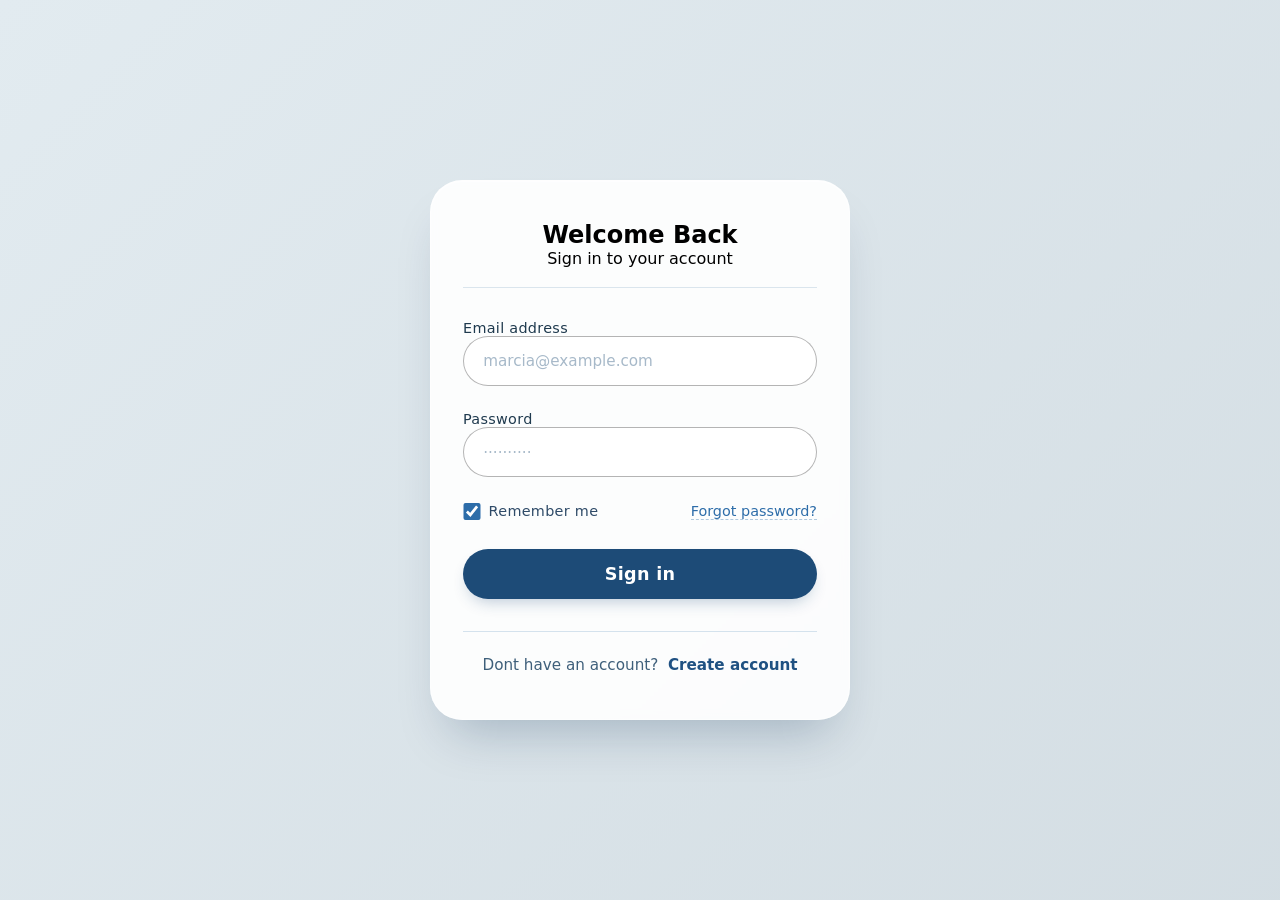
<file: index.html>
<!doctype html>
<html lang="en">
  <head>
    <meta charset="UTF-8" />
    <meta name="viewport" content="width=device-width, initial-scale=1.0" />
    <title>VTSA · Login</title>
    <link rel="stylesheet" href="style.css" />
  </head>
  <body class="login-page">
    <div class="login-card">
      <h2>Welcome Back</h2>
      <div class="sub-head">Sign in to your account</div>

      <form action="login.php" method="POST">
        <div class="form-group">
          <label for="email">Email address</label>
          <input
            type="email"
            id="email"
            name="email"
            placeholder="marcia@example.com"
            required
          />
        </div>

        <div class="form-group">
          <label for="password">Password</label>
          <input
            type="password"
            id="password"
            name="password"
            placeholder="··········"
            required
          />
        </div>

        <div class="row-flex">
          <div class="checkbox">
            <input type="checkbox" id="remember" name="remember" checked />
            <label for="remember">Remember me</label>
          </div>
          <a
            href="#"
            class="forgot-link"
            onclick="
              alert('✉️ (demo) password reset link would be sent.');
              return false;
            "
            >Forgot password?</a
          >
        </div>

        <button type="submit" class="login-btn">Sign in</button>

        <div class="signup-message">
          Dont have an account? <a href="register.html">Create account</a>
        </div>
      </form>
    </div>
  </body>
</html>
</file>
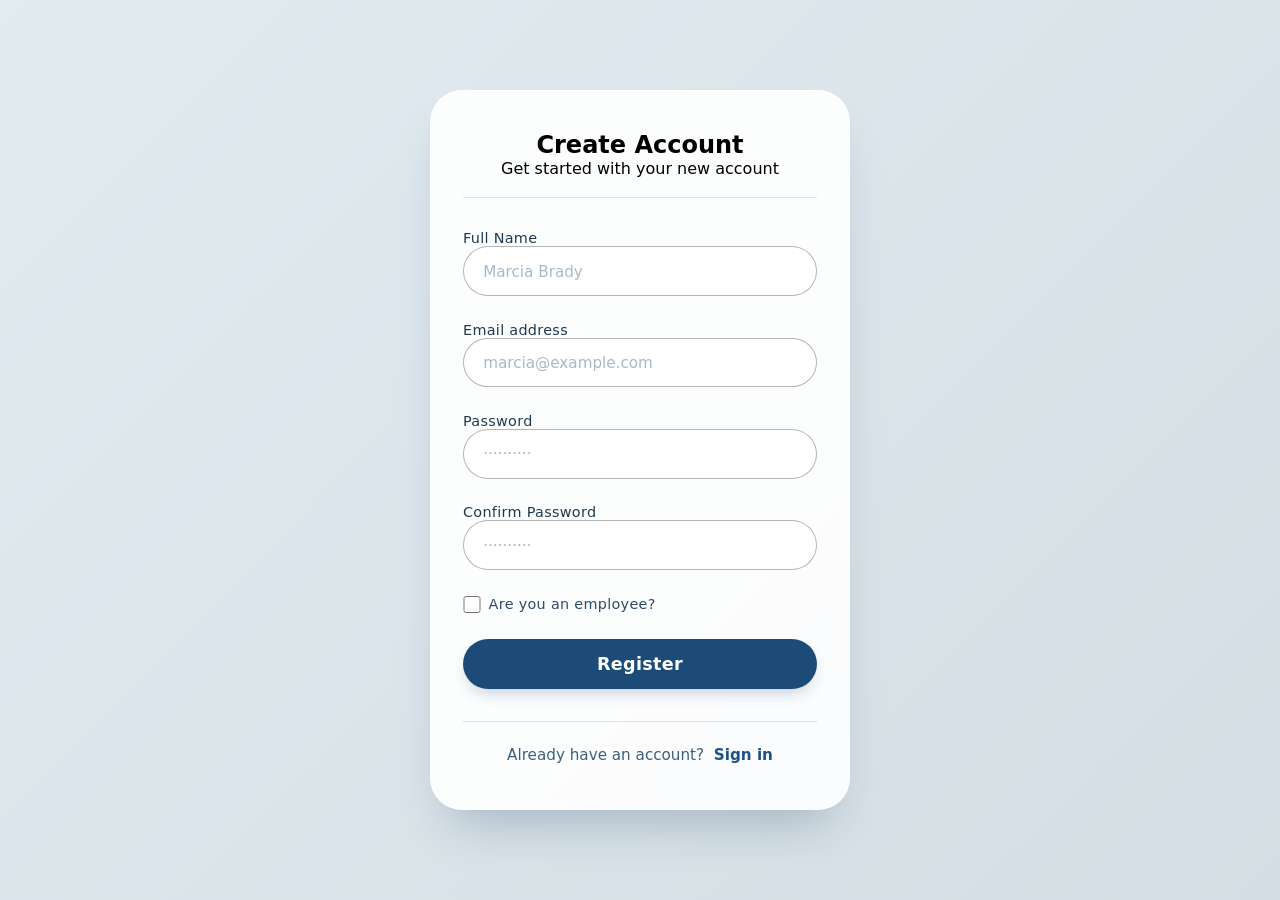
<file: register.html>
<!doctype html>
<html lang="en">
  <head>
    <meta charset="UTF-8" />
    <meta name="viewport" content="width=device-width, initial-scale=1.0" />
    <title>VTSA · Create Account</title>
    <link rel="stylesheet" href="style.css" />
  </head>
  <body class="login-page">
    <div class="login-card">
      <h2>Create Account</h2>
      <div class="sub-head">Get started with your new account</div>

      <form action="register.php" method="POST" enctype="multipart/form-data">
        <div class="form-group">
          <label for="fullname">Full Name</label>
          <input
            type="text"
            id="fullname"
            name="fullname"
            placeholder="Marcia Brady"
            required
          />
        </div>

        <div class="form-group">
          <label for="email">Email address</label>
          <input
            type="email"
            id="email"
            name="email"
            placeholder="marcia@example.com"
            required
          />
        </div>

        <div class="form-group">
          <label for="password">Password</label>
          <input
            type="password"
            id="password"
            name="password"
            placeholder="··········"
            required
          />
        </div>

        <div class="form-group">
          <label for="confirm-password">Confirm Password</label>
          <input
            type="password"
            id="confirm-password"
            name="confirm-password"
            placeholder="··········"
            required
          />
        </div>

        <div class="form-group">
          <div class="checkbox">
            <input type="checkbox" id="is-employee" name="is-employee" />
            <label for="is-employee">Are you an employee?</label>
          </div>
        </div>

        <div class="form-group" id="position-group" style="display: none">
          <label for="employee-position">Position</label>
          <input
            type="text"
            id="employee-position"
            name="employee-position"
            readonly
          />
        </div>

        <div class="form-group" id="employee-id-group" style="display: none">
          <label for="employee-id">Employee ID</label>
          <input
            type="text"
            id="employee-id"
            name="employee-id"
            placeholder="e.g., 12345"
          />
        </div>

        <div class="form-group" id="e-signature-group" style="display: none">
          <label for="e-signature">Upload E-Signature</label>
          <input
            type="file"
            id="e-signature"
            name="e-signature"
            accept="image/png, image/jpeg"
          />
        </div>

        <button type="submit" class="login-btn">Register</button>

        <div class="signup-message">
          Already have an account? <a href="index.html">Sign in</a>
        </div>
      </form>
    </div>

    <!-- Position Selection Modal -->
    <div id="position-modal" class="modal-overlay">
      <div class="modal-content">
        <h3>Select Your Position</h3>
        <div class="form-group">
          <select
            id="position-select"
            style="
              width: 100%;
              padding: 10px;
              border-radius: 5px;
              border: 1px solid #ccc;
            "
          >
            <option value="">-- Select Position --</option>
            <option value="Admin Staff">Admin Staff</option>
            <option value="Technician">Technician</option>
            <option value="Manager">Manager</option>
            <option value="Sales Officer">Sales Officer</option>
          </select>
        </div>
        <div class="modal-actions">
          <button
            type="button"
            id="confirm-position"
            class="btn btn-primary"
            style="padding: 8px 20px"
          >
            Confirm
          </button>
          <button
            type="button"
            id="cancel-position"
            class="btn btn-secondary"
            style="padding: 8px 20px"
          >
            Cancel
          </button>
        </div>
      </div>
    </div>

    <script src="script.js"></script>
  </body>
</html>
</file>
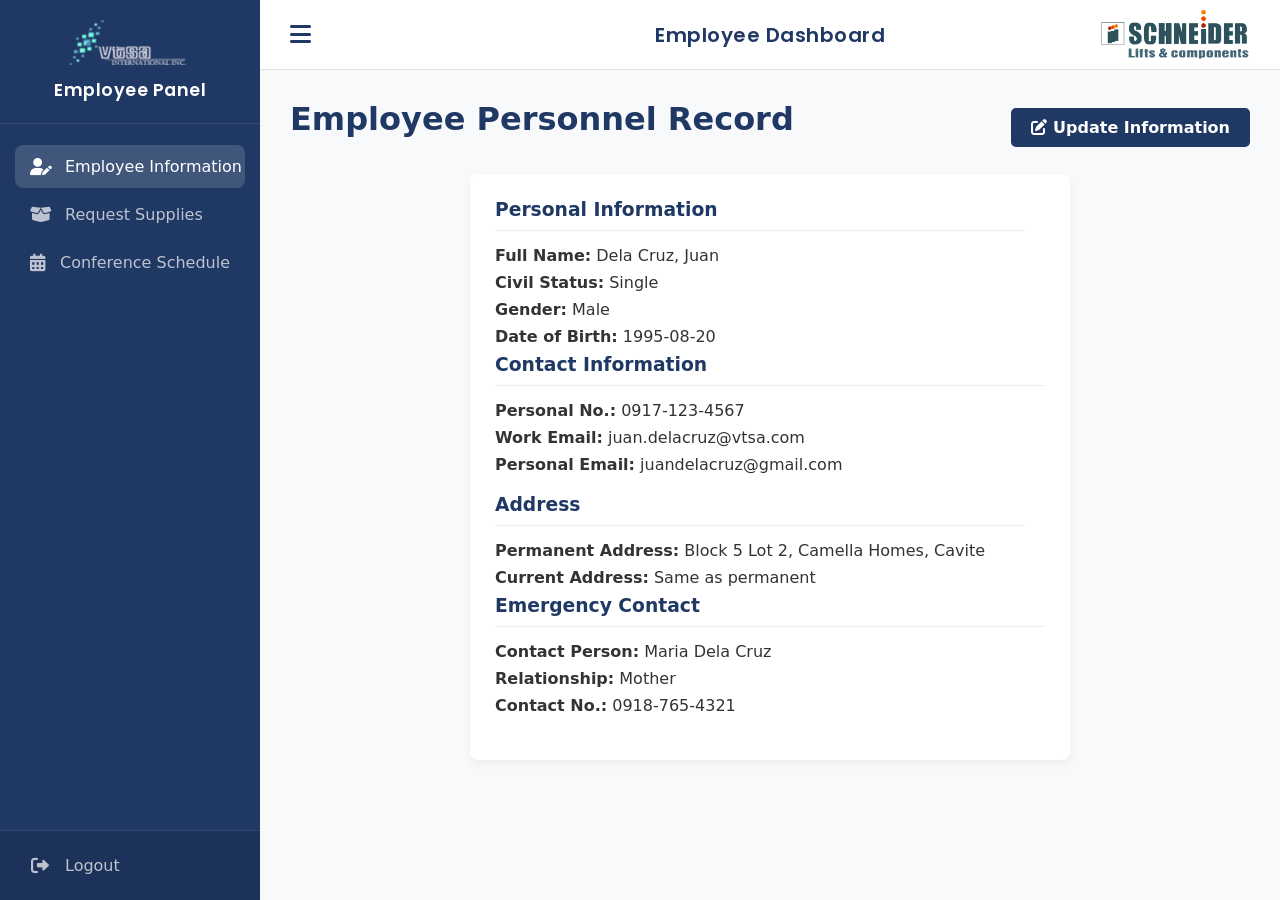
<file: employee_page/employee_dashboard.html>
<!doctype html>
<html lang="en">
  <head>
    <meta charset="UTF-8" />
    <meta name="viewport" content="width=device-width, initial-scale=1.0" />
    <title>Employee Dashboard</title>
    <link rel="stylesheet" href="style.css" />
    <link
      rel="stylesheet"
      href="https://cdnjs.cloudflare.com/ajax/libs/font-awesome/6.0.0-beta3/css/all.min.css"
    />
  </head>
  <body class="dashboard-page">
    <aside class="sidebar">
      <div class="sidebar-header">
        <a href="#home" class="logo">
          <img src="../applicant_page/images/vtsa_white.png" alt="VTSA Logo" />
        </a>
        <div class="sidebar-title">Employee Panel</div>
      </div>
      <nav class="sidebar-nav">
        <ul>
          <li>
            <a href="#profile" class="nav-link active"
              ><i class="fas fa-user-edit"></i>
              <span>Employee Information</span></a
            >
          </li>
          <li>
            <a href="#request" class="nav-link"
              ><i class="fas fa-box-open"></i> <span>Request Supplies</span></a
            >
          </li>
          <li>
            <a href="#conference" class="nav-link"
              ><i class="fas fa-calendar-alt"></i>
              <span>Conference Schedule</span></a
            >
          </li>
        </ul>
      </nav>
      <div class="sidebar-footer">
        <ul>
          <li>
            <a href="login.html"
              ><i class="fas fa-sign-out-alt"></i> <span>Logout</span></a
            >
          </li>
        </ul>
      </div>
    </aside>
    <div class="main-container">
      <header class="top-bar">
        <button id="sidebar-toggle" class="sidebar-toggle-btn">
          <i class="fas fa-bars"></i>
        </button>
        <div class="top-bar-title">Employee Dashboard</div>
        <img
          src="../applicant_page/images/logo2.png"
          alt="Logo"
          class="header-logo"
        />
      </header>
      <main class="main-content">
        <!-- Profile/Information Update Section -->
        <section id="profile" class="dashboard-section">
          <div class="section-header">
            <h1>Employee Personnel Record</h1>
            <button id="open-update-modal" class="btn btn-primary">
              <i class="fas fa-edit"></i> Update Information
            </button>
          </div>

          <div class="profile-info-wrapper" style="margin-top: 20px">
            <div
              class="row-flex"
              style="align-items: flex-start; margin-bottom: 20px"
            >
              <div style="flex: 1; padding-right: 20px">
                <h3
                  style="
                    color: var(--primary-color);
                    border-bottom: 1px solid #eee;
                    padding-bottom: 10px;
                    margin-bottom: 15px;
                  "
                >
                  Personal Information
                </h3>
                <p style="margin-bottom: 8px">
                  <strong>Full Name:</strong> Dela Cruz, Juan
                </p>
                <p style="margin-bottom: 8px">
                  <strong>Civil Status:</strong> Single
                </p>
                <p style="margin-bottom: 8px"><strong>Gender:</strong> Male</p>
                <p style="margin-bottom: 8px">
                  <strong>Date of Birth:</strong> 1995-08-20
                </p>
              </div>
              <div style="flex: 1">
                <h3
                  style="
                    color: var(--primary-color);
                    border-bottom: 1px solid #eee;
                    padding-bottom: 10px;
                    margin-bottom: 15px;
                  "
                >
                  Contact Information
                </h3>
                <p style="margin-bottom: 8px">
                  <strong>Personal No.:</strong> 0917-123-4567
                </p>
                <p style="margin-bottom: 8px">
                  <strong>Work Email:</strong> juan.delacruz@vtsa.com
                </p>
                <p style="margin-bottom: 8px">
                  <strong>Personal Email:</strong> juandelacruz@gmail.com
                </p>
              </div>
            </div>

            <div
              class="row-flex"
              style="align-items: flex-start; margin-bottom: 20px"
            >
              <div style="flex: 1; padding-right: 20px">
                <h3
                  style="
                    color: var(--primary-color);
                    border-bottom: 1px solid #eee;
                    padding-bottom: 10px;
                    margin-bottom: 15px;
                  "
                >
                  Address
                </h3>
                <p style="margin-bottom: 8px">
                  <strong>Permanent Address:</strong> Block 5 Lot 2, Camella
                  Homes, Cavite
                </p>
                <p style="margin-bottom: 8px">
                  <strong>Current Address:</strong> Same as permanent
                </p>
              </div>
              <div style="flex: 1">
                <h3
                  style="
                    color: var(--primary-color);
                    border-bottom: 1px solid #eee;
                    padding-bottom: 10px;
                    margin-bottom: 15px;
                  "
                >
                  Emergency Contact
                </h3>
                <p style="margin-bottom: 8px">
                  <strong>Contact Person:</strong> Maria Dela Cruz
                </p>
                <p style="margin-bottom: 8px">
                  <strong>Relationship:</strong> Mother
                </p>
                <p style="margin-bottom: 8px">
                  <strong>Contact No.:</strong> 0918-765-4321
                </p>
              </div>
            </div>
          </div>
        </section>

        <!-- Request Supplies Section -->
        <section id="request" class="dashboard-section">
          <div class="profile-info-wrapper">
            <!-- Dropdown to select form -->
            <div
              class="form-group"
              style="
                border-bottom: 1px solid var(--border-color);
                padding-bottom: 1.5rem;
                margin-bottom: 1.5rem;
              "
            >
              <label for="request_type_select">Request Type</label>
              <select id="request_type_select" name="request_type_select">
                <option value="bond_paper">Request Bond Paper</option>
                <option value="other_supplies">
                  Request Other Office Supplies
                </option>
              </select>
            </div>

            <!-- Bond Paper Form Container -->
            <div id="bond_paper_form_container">
              <h2
                class="centered-header"
                style="margin-bottom: 1.5rem; font-size: 1.5rem"
              >
                Request Bond Paper
              </h2>
              <form
                onsubmit="
                  event.preventDefault();
                  alert('Bond paper request submitted successfully!');
                "
              >
                <div class="form-group">
                  <label for="paper_size">Paper Size</label>
                  <select id="paper_size" name="paper_size" required>
                    <option value="">-- Select Size --</option>
                    <option value="A4">A4</option>
                    <option value="Long">Long (8.5" x 13")</option>
                  </select>
                </div>
                <div class="form-group">
                  <label for="paper_quantity">Quantity (in reams)</label>
                  <input
                    type="number"
                    id="paper_quantity"
                    name="paper_quantity"
                    min="1"
                    value="1"
                    required
                  />
                </div>
                <div class="form-group">
                  <label for="paper_department">Department</label>
                  <input
                    type="text"
                    id="paper_department"
                    name="paper_department"
                    placeholder="e.g. HR, Engineering, Sales"
                    required
                  />
                </div>
                <div class="form-actions">
                  <button type="submit" class="btn btn-primary">
                    Submit Paper Request
                  </button>
                </div>
              </form>
            </div>

            <!-- Other Supplies Form Container (hidden by default) -->
            <div id="other_supplies_form_container" style="display: none">
              <h2
                class="centered-header"
                style="margin-bottom: 1.5rem; font-size: 1.5rem"
              >
                Request Other Office Supplies
              </h2>
              <form
                onsubmit="
                  event.preventDefault();
                  alert('General supply request submitted successfully!');
                "
              >
                <div class="form-group">
                  <label for="item_name">Item Name</label>
                  <input
                    type="text"
                    id="item_name"
                    name="item_name"
                    placeholder="e.g. Stapler, Ballpen, Ink Cartridge"
                    required
                  />
                </div>
                <div class="form-group">
                  <label for="quantity">Quantity</label>
                  <input
                    type="number"
                    id="quantity"
                    name="quantity"
                    min="1"
                    value="1"
                    required
                  />
                </div>
                <div class="form-group">
                  <label for="employee_name">Employee Name</label>
                  <input
                    type="text"
                    id="employee_name"
                    name="employee_name"
                    placeholder="Enter your full name"
                    required
                  />
                </div>
                <div class="form-actions">
                  <button type="submit" class="btn btn-primary">
                    Submit Request
                  </button>
                </div>
              </form>
            </div>
          </div>
        </section>

        <!-- Conference Schedule Section -->
        <section id="conference" class="dashboard-section">
          <div class="profile-info-wrapper">
            <h1 class="centered-header">Book Conference Hall</h1>
            <p class="centered-header-description">
              Check availability and schedule your meeting.
            </p>

            <form
              onsubmit="
                event.preventDefault();
                alert('Booking request submitted to Admin!');
              "
            >
              <div class="form-group">
                <label for="department_name">Department Name</label>
                <input
                  type="text"
                  id="department_name"
                  name="department_name"
                  placeholder="e.g. Marketing"
                  required
                />
              </div>
              <div class="form-group">
                <label for="booking_date">Date</label>
                <input
                  type="date"
                  id="booking_date"
                  name="booking_date"
                  required
                />
              </div>
              <div style="display: flex; gap: 15px">
                <div class="form-group" style="flex: 1">
                  <label for="start_time">Start Time</label>
                  <input
                    type="time"
                    id="start_time"
                    name="start_time"
                    required
                  />
                </div>
                <div class="form-group" style="flex: 1">
                  <label for="end_time">End Time</label>
                  <input type="time" id="end_time" name="end_time" required />
                </div>
              </div>
              <div class="form-actions">
                <button type="submit" class="btn btn-primary">
                  Submit Booking
                </button>
              </div>
            </form>
          </div>
        </section>
      </main>
    </div>

    <!-- Update Information Modal -->
    <div id="update-modal" class="modal-overlay">
      <div
        class="modal-content"
        style="
          max-width: 800px;
          text-align: left;
          max-height: 90vh;
          overflow-y: auto;
        "
      >
        <div class="section-header" style="margin-bottom: 20px">
          <h2>Update Information</h2>
          <button
            type="button"
            id="close-update-modal"
            style="
              background: none;
              border: none;
              font-size: 1.5rem;
              cursor: pointer;
            "
          >
            &times;
          </button>
        </div>
        <form
          id="employee-form"
          onsubmit="
            event.preventDefault();
            alert('Form submitted for review!');
          "
          novalidate
        >
          <input type="hidden" name="employee_id" value="1" />

          <fieldset>
            <legend>Personal Information</legend>
            <div class="form-group">
              <label for="surname">Surname</label
              ><input type="text" id="surname" name="surname" required />
            </div>
            <div class="form-group">
              <label for="first_name">First Name</label
              ><input type="text" id="first_name" name="first_name" required />
            </div>
            <div class="form-group">
              <label for="middle_name">Middle Name (Optional)</label
              ><input type="text" id="middle_name" name="middle_name" />
            </div>
            <div class="form-group">
              <label for="civil_status">Civil Status</label>
              <select id="civil_status" name="civil_status" required>
                <option value="">-- Select --</option>
                <option value="Single">Single</option>
                <option value="Married">Married</option>
                <option value="Widowed">Widowed</option>
                <option value="Separated">Separated</option>
              </select>
            </div>
            <div class="form-group">
              <label for="gender">Gender</label>
              <select id="gender" name="gender" required>
                <option value="">-- Select --</option>
                <option value="Male">Male</option>
                <option value="Female">Female</option>
              </select>
            </div>
            <div class="form-group">
              <label for="birth_date">Date of Birth</label>
              <input type="date" id="birth_date" name="birth_date" required />
            </div>
          </fieldset>

          <fieldset>
            <legend>Address Information</legend>
            <div class="form-group">
              <label for="permanent_address">Permanent Address</label
              ><textarea
                id="permanent_address"
                name="permanent_address"
                rows="3"
                required
              ></textarea>
            </div>
            <div class="form-group radio-group">
              <label>Is your current address your permanent address?</label>
              <div>
                <input
                  type="radio"
                  id="is_permanent_yes"
                  name="is_address_permanent"
                  value="yes"
                  checked
                /><label for="is_permanent_yes">Yes</label>
              </div>
              <div>
                <input
                  type="radio"
                  id="is_permanent_no"
                  name="is_address_permanent"
                  value="no"
                /><label for="is_permanent_no">No</label>
              </div>
            </div>
            <div
              class="form-group"
              id="current_address_group"
              style="display: none"
            >
              <label for="current_address">Current Address</label
              ><textarea
                id="current_address"
                name="current_address"
                rows="3"
              ></textarea>
            </div>
          </fieldset>

          <fieldset>
            <legend>Contact Information</legend>
            <div class="form-group">
              <label for="contact_number">Active Personal Contact Number</label
              ><input
                type="tel"
                id="contact_number"
                name="contact_number"
                required
                placeholder="e.g., 09171234567"
              />
            </div>
            <div class="form-group">
              <label for="other_contact_number"
                >Other Contact Number (Optional)</label
              ><input
                type="tel"
                id="other_contact_number"
                name="other_contact_number"
                placeholder="e.g., 09181234567"
              />
            </div>
            <div class="form-group">
              <label for="personal_email">Updated Personal Email Address</label
              ><input
                type="email"
                id="personal_email"
                name="personal_email"
                required
                placeholder="e.g., name@example.com"
              />
            </div>
            <div class="form-group">
              <label for="work_email">Work Email Address</label
              ><input
                type="email"
                id="work_email"
                name="work_email"
                placeholder="e.g., name@vtsa.com"
              />
            </div>
          </fieldset>

          <fieldset>
            <legend>Emergency Contact</legend>
            <div class="form-group">
              <label for="emergency_contact_person"
                >Emergency Contact Person</label
              ><input
                type="text"
                id="emergency_contact_person"
                name="emergency_contact_person"
                required
              />
            </div>
            <div class="form-group">
              <label for="emergency_contact_relationship">Relationship</label
              ><input
                type="text"
                id="emergency_contact_relationship"
                name="emergency_contact_relationship"
                required
                placeholder="e.g., Spouse, Parent, Sibling"
              />
            </div>
            <div class="form-group">
              <label for="emergency_contact_number"
                >Emergency Contact Number</label
              ><input
                type="tel"
                id="emergency_contact_number"
                name="emergency_contact_number"
                required
              />
            </div>
          </fieldset>

          <fieldset>
            <legend>Legal Agreements</legend>
            <div class="form-group checkbox-group">
              <input
                type="checkbox"
                id="data_privacy_consent"
                name="data_privacy_consent"
                required
              />
              <label for="data_privacy_consent"
                >I consent to the collection and processing of my personal data
                in accordance with the Data Privacy Act.</label
              >
            </div>
            <div class="form-group checkbox-group">
              <input
                type="checkbox"
                id="declaration"
                name="declaration"
                requiredssss
              />
              <label for="declaration"
                >I declare that the information I have provided is true,
                correct, and complete to the best of my knowledge.</label
              >
            </div>
          </fieldset>

          <div class="form-buttons">
            <button type="submit" class="btn btn-primary">Submit Update</button>
            <button type="button" id="cancel-update" class="btn btn-secondary">
              Cancel
            </button>
          </div>
        </form>
      </div>
    </div>
    <script src="script.js"></script>
  </body>
</html>
</file>
<file: style.css>
@import url("https://fonts.googleapis.com/css2?family=Poppins:wght@300;400;500;600;700&display=swap");
* {
  margin: 0;
  padding: 0;
  box-sizing: border-box;
  font-family:
    system-ui,
    -apple-system,
    "Segoe UI",
    Roboto,
    "Helvetica Neue",
    sans-serif;
}

body.login-page {
  min-height: 100vh;
  background: linear-gradient(-45deg, #f6f9fc, #e9f0f5, #cfd9df, #e2ebf0);
  background-size: 400% 400%;
  animation: gradientBG 15s ease infinite;
  display: flex;
  align-items: center;
  justify-content: center;
  padding: 1.5rem;
}

@keyframes gradientBG {
  0% {
    background-position: 0% 50%;
  }
  50% {
    background-position: 100% 50%;
  }
  100% {
    background-position: 0% 50%;
  }
}

@keyframes inputGlow {
  from {
    box-shadow: 0 0 8px rgba(61, 126, 185, 0.2);
  }
  to {
    box-shadow: 0 0 20px rgba(61, 126, 185, 0.4);
  }
}

.login-card {
  background: rgba(255, 255, 255, 0.9);
  -webkit-backdrop-filter: blur(4px);
  backdrop-filter: blur(4px);
  width: 100%;
  max-width: 420px;
  padding: 2.5rem 2rem 2.8rem;
  border-radius: 32px;
  box-shadow:
    0 30px 50px -20px rgba(0, 40, 80, 0.25),
    inset 0 1px 1px rgba(255, 255, 255, 0.7);
  border: 1px solid rgba(255, 255, 255, 0.5);
  transition: transform 0.2s ease;
}

.login-card h2,
.sub-head {
  text-align: center;
}

.login h2 {
  font-size: 2.1rem;
  font-weight: 600;
  letter-spacing: -0.02em;
  color: #1a2e3f;
  margin-bottom: 0.25rem;
  text-align: center;
}

.form-group {
  margin-bottom: 1.6rem;
}
.sub-head {
  text-align: center;
  margin-bottom: 2rem;
  border-bottom: 1px solid #dae5ed;
  padding-bottom: 1.2rem;
}

.form-group {
  margin-bottom: 1.6rem;
}

input:focus {
  border-color: #4a90e2;
  background: #ffffff;
  transform: scale(1.02);
  animation: inputGlow 1.5s infinite alternate;
}

label {
  display: block;
  font-size: 0.9rem;
  font-weight: 500;
  color: #1f3a4e;
  letter-spacing: 0.3px;
}

input {
  width: 100%;
  padding: 0.9rem 1.2rem;
  font-size: 1rem;
  background: #ffffff;
  border: 1.5px solid rgba(0, 0, 0, 0.295);
  border-radius: 40px;
  outline: none;
  transition: all 0.2s;
  color: #102a3c;
}

input::placeholder {
  color: #a7b9c9;
  font-weight: 300;
  font-size: 0.95rem;
}

.row-flex {
  display: flex;
  flex-wrap: wrap;
  align-items: center;
  justify-content: space-between;
  margin: 1rem 0 1.8rem;
}

.checkbox {
  display: flex;
  align-items: center;
  gap: 0.5rem;
}

.checkbox input[type="checkbox"] {
  width: 1.1rem;
  height: 1.1rem;
  accent-color: #2d6da9;
  border-radius: 4px;
  margin: 0;
}

.checkbox label {
  margin: 0;
  font-size: 0.9rem;
  color: #2f4b68;
  font-weight: 450;
}

.forgot-link {
  color: #2d6da9;
  font-size: 0.9rem;
  font-weight: 500;
  text-decoration: none;
  border-bottom: 1px dashed #b0c9de;
}

.forgot-link:hover {
  color: #184472;
  border-bottom: 1px solid #184472;
}

@keyframes pulse {
  0% {
    transform: scale(1);
    box-shadow: 0 8px 16px -6px rgba(25, 70, 120, 0.3);
  }
  50% {
    transform: scale(1.02);
    box-shadow: 0 12px 24px -8px rgba(25, 70, 120, 0.4);
  }
  100% {
    transform: scale(1);
    box-shadow: 0 8px 16px -6px rgba(25, 70, 120, 0.3);
  }
}

.login-btn {
  width: 100%;
  padding: 0.95rem;
  background: #1d4b77;
  color: white;
  font-weight: 600;
  font-size: 1.1rem;
  border: none;
  border-radius: 60px;
  cursor: pointer;
  transition: 0.15s;
  box-shadow: 0 8px 16px -6px rgba(25, 70, 120, 0.3);
  letter-spacing: 0.3px;
  margin-bottom: 1.8rem;
  animation: pulse 2.5s infinite;
}

.login-btn:hover {
  background: #0f3b5e;
  transform: translateY(-2px);
  box-shadow: 0 12px 20px -8px #1a4970;
  animation: none;
}

.login-btn:active {
  transform: translateY(1px);
  box-shadow: 0 6px 12px -4px #123b5b;
}

.signup-message {
  text-align: center;
  color: #3e5f7a;
  font-size: 0.95rem;
  border-top: 1px solid #d4e2ed;
  padding-top: 1.5rem;
  margin-top: 0.2rem;
}

.signup-message a {
  color: #1f5182;
  font-weight: 600;
  text-decoration: none;
  margin-left: 0.3rem;
  border-bottom: 1px solid transparent;
}

.signup-message a:hover {
  border-bottom: 1px solid #1f5182;
}

.modal-overlay {
  position: fixed;
  top: 0;
  left: 0;
  width: 100%;
  height: 100%;
  background-color: rgba(0, 0, 0, 0.6);
  display: flex;
  justify-content: center;
  align-items: center;
  z-index: 1000;
  opacity: 0;
  visibility: hidden;
  transition: opacity 0.3s ease;
}

.modal-overlay.visible {
  opacity: 1;
  visibility: visible;
}

.modal-content {
  background: #ffffff;
  padding: 2rem;
  border-radius: 12px;
  box-shadow: 0 5px 15px rgba(0, 0, 0, 0.3);
  width: 90%;
  max-width: 400px;
  text-align: center;
}

.modal-content h3 {
  margin-bottom: 1rem;
  color: var(--primary-color);
}

.modal-actions {
  display: flex;
  gap: 10px;
  justify-content: center;
  margin-top: 1.5rem;
}

/* --- Modal Styles --- */
.modal-overlay {
  position: fixed;
  top: 0;
  left: 0;
  width: 100%;
  height: 100%;
  background-color: rgba(0, 0, 0, 0.6);
  display: flex;
  justify-content: center;
  align-items: center;
  z-index: 1000;
  opacity: 0;
  visibility: hidden;
  transition: opacity 0.3s ease;
}

.modal-overlay.visible {
  opacity: 1;
  visibility: visible;
}

.modal-content {
  background: #ffffff;
  padding: 2rem;
  border-radius: 12px;
  box-shadow: 0 5px 15px rgba(0, 0, 0, 0.3);
  width: 90%;
  max-width: 400px;
  text-align: center;
}

.modal-content h3 {
  margin-bottom: 1rem;
  color: var(--primary-color);
}

.modal-actions {
  display: flex;
  gap: 10px;
  justify-content: center;
  margin-top: 1.5rem;
}

.btn {
  border: none;
  border-radius: 5px;
  cursor: pointer;
  font-weight: 600;
}

.btn-primary {
  background-color: #2f4b68;
  color: white;
}

.btn-secondary {
  background-color: #6c757d;
  color: white;
}
</file>
<file: employee_page/style.css>
@import url("https://fonts.googleapis.com/css2?family=Poppins:wght@300;400;500;600;700&display=swap");
* {
  margin: 0;
  padding: 0;
  box-sizing: border-box;
  font-family:
    system-ui,
    -apple-system,
    "Segoe UI",
    Roboto,
    "Helvetica Neue",
    sans-serif;
}

:root {
  --primary-color: #203864;
  --secondary-color: #f8f9fa;
  --text-color: #333;
  --sidebar-bg: #ffffff;
  --border-color: #e0e0e0;
  --card-shadow: 0 4px 8px rgba(0, 0, 0, 0.05);
  --success-color: #28a745;
  --warning-color: #ffc107;
  --danger-color: #dc3545;
}

.dashboard-page {
  background-color: var(--secondary-color);
  color: var(--text-color);
  display: flex;
  height: 100vh;
  overflow: hidden;
}

.main-container {
  flex-grow: 1;
  display: flex;
  flex-direction: column;
  height: 100vh;
  overflow: hidden;
}
.top-bar {
  height: 70px;
  background-color: var(--sidebar-bg);
  border-bottom: 1px solid var(--border-color);
  display: flex;
  align-items: center;
  padding: 0 30px;
  flex-shrink: 0;
  position: relative; /* For centering the title */
}

.sidebar-toggle-btn {
  background: transparent;
  border: none;
  font-size: 1.5rem;
  color: var(--primary-color);
  cursor: pointer;
}

.top-bar-title {
  position: absolute;
  left: 50%;
  transform: translateX(-50%);
  font-family: "Poppins", sans-serif;
  font-size: 1.25rem;
  font-weight: 600;
  color: var(--primary-color);
  letter-spacing: 0.5px;
}

.header-logo {
  margin-left: auto;
  height: 50px;
}

.sidebar {
  width: 260px;
  background-color: var(--primary-color);
  color: #fff;
  display: flex;
  flex-direction: column;
  flex-shrink: 0;
  transition: width 0.3s ease;
}

.sidebar-header {
  padding: 20px;
  border-bottom: 1px solid rgba(255, 255, 255, 0.1);
  text-align: center;
}

.sidebar-header .sidebar-title {
  color: #fff;
  font-family: "Poppins", sans-serif;
  font-weight: 600;
  margin-top: 0.5rem;
  font-size: 1.1rem;
  letter-spacing: 0.5px;
}
.sidebar-header .logo img {
  height: 45px;
  display: inline-block;
}

.sidebar-nav {
  flex-grow: 1;
  overflow-y: auto;
}

.sidebar-nav ul {
  list-style: none;
  margin: 0;
  padding-top: 1rem;
}

.sidebar-nav li a,
.sidebar-footer li a {
  display: flex;
  align-items: center;
  padding: 12px 15px;
  margin: 5px 15px;
  border-radius: 8px;
  color: rgba(255, 255, 255, 0.7);
  text-decoration: none;
  font-weight: 500;
  transition: all 0.2s ease;
  white-space: nowrap;
  overflow: hidden;
}

.sidebar-nav li a i,
.sidebar-footer li a i {
  margin-right: 15px;
  width: 20px;
  text-align: center;
  font-size: 1.1rem;
}

.sidebar-nav li a.active,
.sidebar-nav li a:hover,
.sidebar-footer li a:hover {
  background-color: rgba(255, 255, 255, 0.15);
  color: #ffffff;
}

.sidebar-footer {
  border-top: 1px solid rgba(255, 255, 255, 0.1);
  padding: 0.5rem 0;
  background-color: rgba(0, 0, 0, 0.1);
}

.sidebar-footer ul {
  list-style: none;
  padding: 0;
}

.main-content h1 {
  font-size: 2rem;
  color: var(--primary-color);
  margin-bottom: 1rem;
}

@keyframes fadeIn {
  from {
    opacity: 0;
    transform: translateY(10px);
  }
  to {
    opacity: 1;
    transform: translateY(0);
  }
}

.main-content {
  padding: 30px;
  overflow-y: auto;
  flex-grow: 1;
  animation: fadeIn 0.6s ease-out;
}
.form-group label {
  display: block;
  font-weight: 600;
  margin-bottom: 8px;
  font-size: 0.9rem;
}

.form-group input,
.form-group select,
.form-group textarea {
  width: 100%;
  padding: 12px;
  border: 1px solid var(--border-color);
  border-radius: 5px;
  font-size: 1rem;
}

.form-group input:disabled {
  background-color: #e9ecef;
  opacity: 1;
}

.btn {
  background-color: var(--primary-color);
  color: white;
  border: none;
  padding: 10px 20px;
  border-radius: 5px;
  cursor: pointer;
  font-weight: 600;
  font-size: 1rem;
  transition: background-color 0.3s ease;
}

/* Collapsed Sidebar Styles */
body.sidebar-collapsed .sidebar {
  width: 80px;
}

body.sidebar-collapsed .sidebar-nav span,
body.sidebar-collapsed .sidebar-footer span,
body.sidebar-collapsed .sidebar-header .logo,
body.sidebar-collapsed .sidebar-header .sidebar-title {
  display: none;
}
body.sidebar-collapsed .sidebar-nav li a,
body.sidebar-collapsed .sidebar-footer li a {
  justify-content: center;
  padding: 12px;
  margin: 5px 10px;
}

body.sidebar-collapsed .sidebar-nav li a i,
body.sidebar-collapsed .sidebar-footer li a i {
  margin-right: 0;
  font-size: 1.3rem;
}

.btn:hover {
  background-color: #1a2c4f;
}

/* --- Dashboard Enhancements --- */

/* 1. Hide sections by default to prevent content flash on load */
.dashboard-section {
  display: none;
}
.dashboard-section.active-section {
  display: block;
}

/* 2. Section Header for Title + Actions */
.section-header {
  display: flex;
  justify-content: space-between;
  align-items: center;
}

.add-new-btn {
  display: flex;
  align-items: center;
  gap: 8px;
}

/* 3. Table Styling */
.table-wrapper {
  background-color: #fff;
  border-radius: 8px;
  box-shadow: var(--card-shadow);
  overflow: hidden; /* Ensures border-radius is respected by the table */
  margin-top: 1.5rem;
}

table {
  width: 100%;
  border-collapse: collapse;
  text-align: left;
}

table thead {
  background-color: #f8f9fa;
}

table th,
table td {
  padding: 1rem;
  border-bottom: 1px solid var(--border-color);
  vertical-align: middle;
}

table th {
  font-weight: 600;
  color: #555;
  font-size: 0.9rem;
  text-transform: uppercase;
  letter-spacing: 0.5px;
}

table tbody tr:last-child td {
  border-bottom: none;
}

table tbody tr:hover {
  background-color: #f6f9fc;
}

/* 4. Status Pill & Action Button Styling */
.status-pill {
  display: inline-block;
  padding: 4px 12px;
  border-radius: 20px;
  font-size: 0.8rem;
  font-weight: 600;
  white-space: nowrap;
}

.status-pending {
  background-color: #fff0c2;
  color: #8c6d00;
}
.status-hired {
  background-color: #d4edda;
  color: #155724;
}
.status-open {
  background-color: #d1ecf1;
  color: #0c5460;
}
.status-closed {
  background-color: #f8d7da;
  color: #721c24;
}

.action-btn {
  background: transparent;
  border: 1px solid transparent;
  color: #6c757d;
  cursor: pointer;
  padding: 6px;
  border-radius: 50%;
  width: 34px;
  height: 34px;
  font-size: 0.9rem;
  transition: all 0.2s ease;
  margin: 0 2px;
  display: inline-flex;
  align-items: center;
  justify-content: center;
}

.action-btn:hover {
  background-color: #e9ecef;
  color: #343a40;
}

.action-btn.view-btn:hover {
  color: var(--primary-color);
}
.action-btn.edit-btn:hover {
  color: var(--warning-color);
}
.action-btn.delete-btn:hover {
  color: var(--danger-color);
}

/* 5. Dashboard Overview Cards & Charts */
.stats-cards {
  display: grid;
  grid-template-columns: repeat(auto-fit, minmax(250px, 1fr));
  gap: 20px;
  margin-bottom: 30px;
}

.card {
  background: #fff;
  padding: 25px;
  border-radius: 12px;
  box-shadow: var(--card-shadow);
  display: flex;
  align-items: center;
  border: 1px solid var(--border-color);
  transition:
    transform 0.3s ease,
    box-shadow 0.3s ease,
    border-color 0.3s ease;
}

.card:hover {
  transform: translateY(-5px);
  box-shadow: 0 10px 25px rgba(32, 56, 100, 0.12);
  border-color: var(--primary-color);
}

.card-icon {
  width: 50px;
  height: 50px;
  border-radius: 12px;
  display: flex;
  align-items: center;
  justify-content: center;
  font-size: 1.5rem;
  margin-right: 15px;
  background-color: rgba(32, 56, 100, 0.1); /* Primary color light */
  color: var(--primary-color);
  transition:
    transform 0.3s ease,
    box-shadow 0.3s ease;
}

.card:hover .card-icon {
  transform: scale(1.1) rotate(-5deg);
  box-shadow: 0 0 15px rgba(32, 56, 100, 0.2);
}

.card-info h4 {
  margin: 0;
  font-size: 0.9rem;
  color: #6c757d;
  font-weight: 500;
}

.card-info p {
  margin: 5px 0 0 0;
  font-size: 1.8rem;
  font-weight: 700;
  color: var(--primary-color);
}

.charts-grid {
  display: grid;
  grid-template-columns: repeat(auto-fit, minmax(400px, 1fr));
  gap: 20px;
  margin-top: 20px;
}

.chart-container {
  background: #fff;
  padding: 20px;
  border-radius: 12px;
  box-shadow: var(--card-shadow);
  border: 1px solid var(--border-color);
  position: relative;
  height: 350px; /* Fixed height for consistent chart sizing */
}

@media (max-width: 768px) {
  .dashboard-page {
    flex-direction: row; /* Keep row, we handle sidebar with fixed position */
  }

  .sidebar {
    position: fixed;
    top: 70px;
    left: 0;
    bottom: 0;
    width: 260px;
    z-index: 1000;
    transform: translateX(-100%); /* Hide sidebar by default on mobile */
    transition: transform 0.3s ease;
    padding: 0;
    border-right: 1px solid rgba(255, 255, 255, 0.1);
  }

  .sidebar-header {
    display: block; /* Ensure header elements are visible */
  }

  .sidebar-nav {
    padding-top: 1rem;
  }

  .sidebar-nav ul {
    display: block;
  }

  .sidebar-nav li a {
    justify-content: flex-start;
    margin: 5px 15px;
  }

  .sidebar-footer {
    display: block;
  }

  .main-container {
    width: 100%;
  }

  .top-bar {
    display: flex; /* Show top bar on mobile */
    justify-content: space-between;
    padding: 0 15px;
    width: 100%;
    z-index: 1001;
  }

  .top-bar-title {
    display: none; /* Hide long title on mobile to save space */
  }

  .main-content {
    padding: 15px;
  }

  /* Logic to SHOW sidebar when toggled on mobile */
  /* We reuse the 'sidebar-collapsed' class but invert the logic for mobile */
  body.sidebar-collapsed .sidebar {
    transform: translateX(0); /* Slide in */
    width: 260px; /* Force full width */
  }

  /* Override desktop collapsed styles to ensure content is visible */
  body.sidebar-collapsed .sidebar-nav span,
  body.sidebar-collapsed .sidebar-footer span,
  body.sidebar-collapsed .sidebar-header .logo,
  body.sidebar-collapsed .sidebar-header .sidebar-title {
    display: inline;
  }

  body.sidebar-collapsed .sidebar-header .sidebar-title {
    display: block;
  }

  /* Add a dark overlay when menu is open */
  body.sidebar-collapsed::after {
    content: "";
    position: fixed;
    top: 70px;
    left: 0;
    right: 0;
    bottom: 0;
    background: rgba(0, 0, 0, 0.5);
    z-index: 999;
  }
}

.form-actions {
  display: flex;
  gap: 1rem;
  justify-content: flex-end;
  margin-top: 1rem;
}

.btn.btn-primary {
  background-color: var(--primary-color);
}
.btn.btn-primary:hover {
  background-color: #1a2c4f;
}

.btn.btn-secondary {
  background-color: #6c757d;
}
.btn.btn-secondary:hover {
  background-color: #5a6268;
}

.centered-header {
  text-align: center;
}

.centered-header-description {
  text-align: center;
}

.profile-info-wrapper {
  max-width: 600px;
  margin: 2rem auto 0;
  background: var(--sidebar-bg);
  padding: 25px;
  border-radius: 8px;
  box-shadow: var(--card-shadow);
}

.profile-picture-upload {
  text-align: center;
  margin-bottom: 2rem;
}

.profile-picture-preview {
  position: relative;
  width: 150px;
  height: 150px;
  border-radius: 50%;
  overflow: hidden;
  margin: 0 auto 1rem;
  border: 3px solid var(--primary-color);
  display: flex;
  align-items: center;
  justify-content: center;
  background-color: #e9ecef;
}

.profile-picture-preview img {
  width: 100%;
  height: 100%;
  object-fit: cover;
}
.profile-picture-upload input[type="file"] {
  display: none;
}

.profile-picture-upload .btn {
  margin-top: 1rem;
}

/* The following styles for the detailed personnel record are no longer used in the profile section, 
   but are kept here in case you want to use that form elsewhere in the future. */
.personnel-form-wrapper {
  max-width: 900px;
  margin: 2rem auto 0;
}

fieldset {
  border: 1px solid var(--border-color);
  padding: 1.5rem;
  border-radius: 8px;
  margin-bottom: 2rem;
  margin-top: 2rem;
}

legend {
  font-weight: 600;
  color: var(--primary-color);
  padding: 0 0.5rem;
  margin-left: 1rem;
  font-size: 1.1rem;
}

.radio-group div,
.checkbox-group {
  display: flex;
  align-items: center;
  margin-bottom: 0.75rem;
}

.radio-group div > label,
.checkbox-group > label {
  display: inline;
  font-weight: 400;
  margin-bottom: 0;
  margin-left: 0.75rem;
}

.radio-group input[type="radio"],
.checkbox-group input[type="checkbox"] {
  width: auto;
}

.modal-overlay {
  position: fixed;
  top: 0;
  left: 0;
  width: 100%;
  height: 100%;
  background-color: rgba(0, 0, 0, 0.6);
  display: flex;
  justify-content: center;
  align-items: center;
  z-index: 3000;
  opacity: 0;
  visibility: hidden;
  transition: opacity 0.3s ease;
}

.modal-overlay.visible {
  opacity: 1;
  visibility: visible;
}

.modal-content {
  background: #ffffff;
  padding: 2rem;
  border-radius: 12px;
  box-shadow: 0 5px 15px rgba(0, 0, 0, 0.3);
  width: 90%;
  max-width: 400px;
  text-align: center;
}

.modal-content h3 {
  margin-bottom: 1rem;
  color: var(--primary-color);
}

.modal-actions {
  display: flex;
  gap: 10px;
  justify-content: center;
  margin-top: 1.5rem;
}

/* --- Notification Modal Specifics --- */
.notification-icon {
  font-size: 3.5rem;
  margin-bottom: 1rem;
}
.notification-success {
  color: var(--success-color);
}
.notification-error {
  color: var(--danger-color);
}
.notification-info {
  color: var(--primary-color);
}

/* Modal Close Button (consistent with HR dashboard) */
.modal-close-btn {
  background: transparent;
  border: none;
  font-size: 1.5rem;
  width: 32px;
  height: 32px;
  display: flex;
  align-items: center;
  justify-content: center;
  cursor: pointer;
  color: #666;
  border-radius: 50%;
  transition:
    background-color 0.2s ease,
    color 0.2s ease;
  margin-left: auto;
}

.modal-close-btn:hover {
  background-color: #e9ecef;
  color: var(--danger-color);
}
</file>
